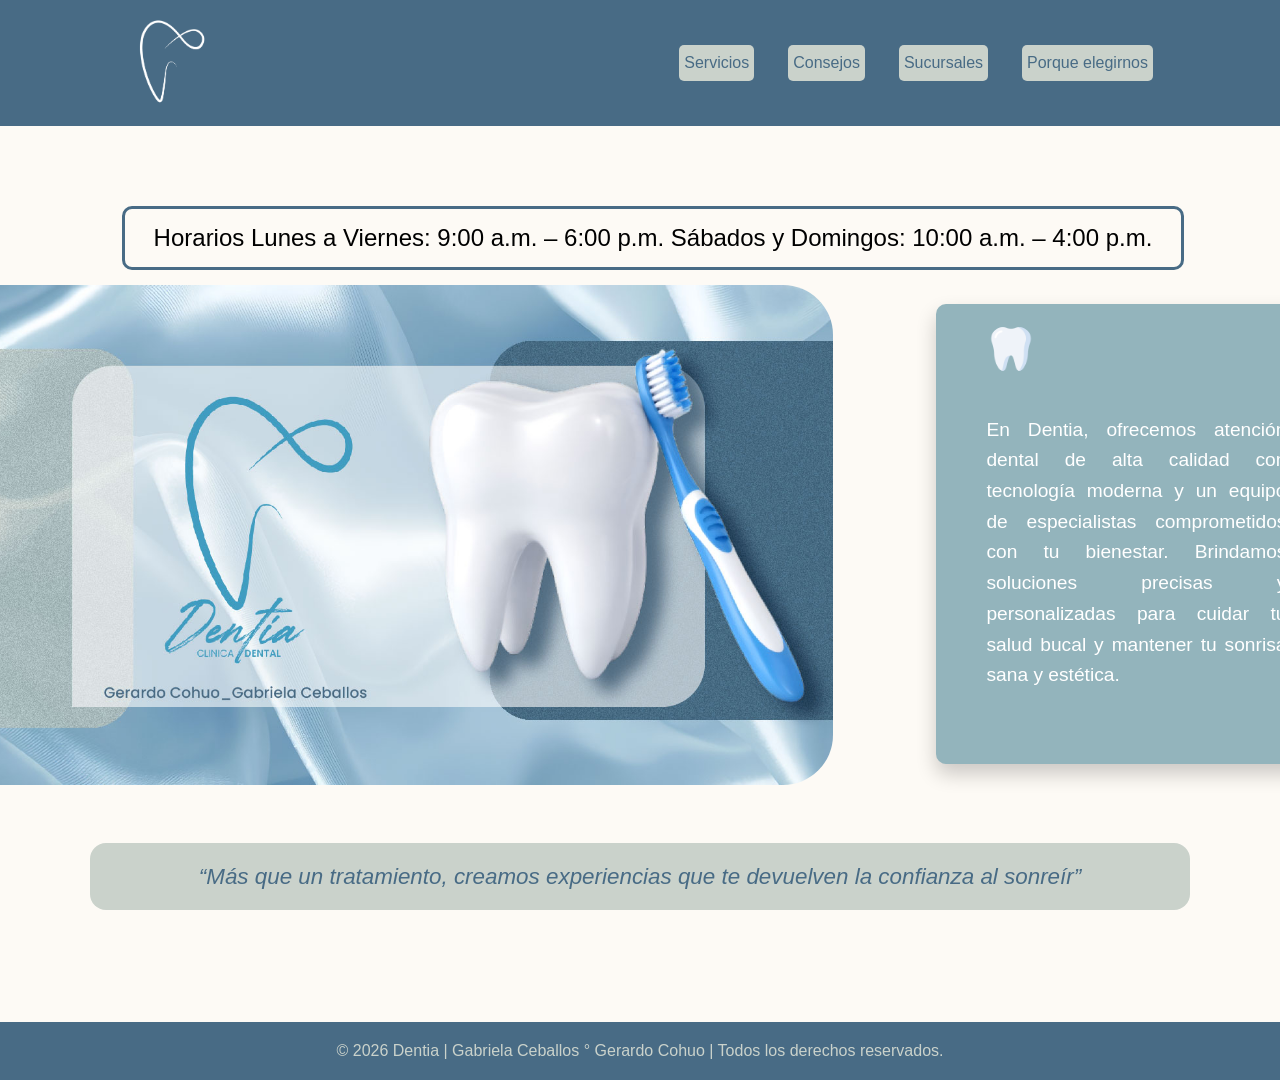
<file: index.html>
<!DOCTYPE html>
<html lang="en">
<head>
    <meta charset="UTF-8">
    <meta name="viewport" content="width=device-width, initial-scale=1.0">
    <title>Dentia</title>
    <link rel="stylesheet" href="style.css">
    <link rel="icon" href="img/logo en azul principal.png" type="image/png">

</head>
<body>
    <header>
       <nav>
            <img src="img/logo blancoc.png" class="logo" alt="logotipodentia">
            <ul>
                <li><a href="servicios.html">Servicios</a></li>
                <li><a href="consejos.html">Consejos</a></li>
                <li><a href="sucursales.html"> Sucursales </a></li>
                <li><a href="elegirnos.html"> Porque elegirnos </a> </li>
            </ul>
        </nav>
    </header>
    <main>
        
        
        <section>
            <div class="top">
             Horarios Lunes a Viernes: 9:00 a.m. – 6:00 p.m. Sábados y Domingos: 10:00 a.m. – 4:00 p.m.
            </div>

            <div class="bienbenida">
              <img src="img/banner.jpg" alt="Banner Dentia">
             <p><img src="img/icono.png" class="asterisco" alt="Icono"> <br><br>En Dentia, ofrecemos atención dental de alta calidad con tecnología 
             moderna y un equipo de especialistas comprometidos con tu bienestar. 
             Brindamos soluciones precisas y personalizadas para cuidar tu salud bucal
             y mantener tu sonrisa sana y estética.</p>   
            </div>
        </section>
        <br>
        <section class="slogan">
            “Más que un tratamiento, creamos experiencias que te devuelven la confianza al sonreír”
        </section>
    </main>
  <footer>
    <div class="footer-derechos">
        <p>© 2026 Dentia | Gabriela Ceballos ° Gerardo Cohuo | Todos los derechos reservados.</p>
    </div>
  </footer>
</body>
</html>
</file>
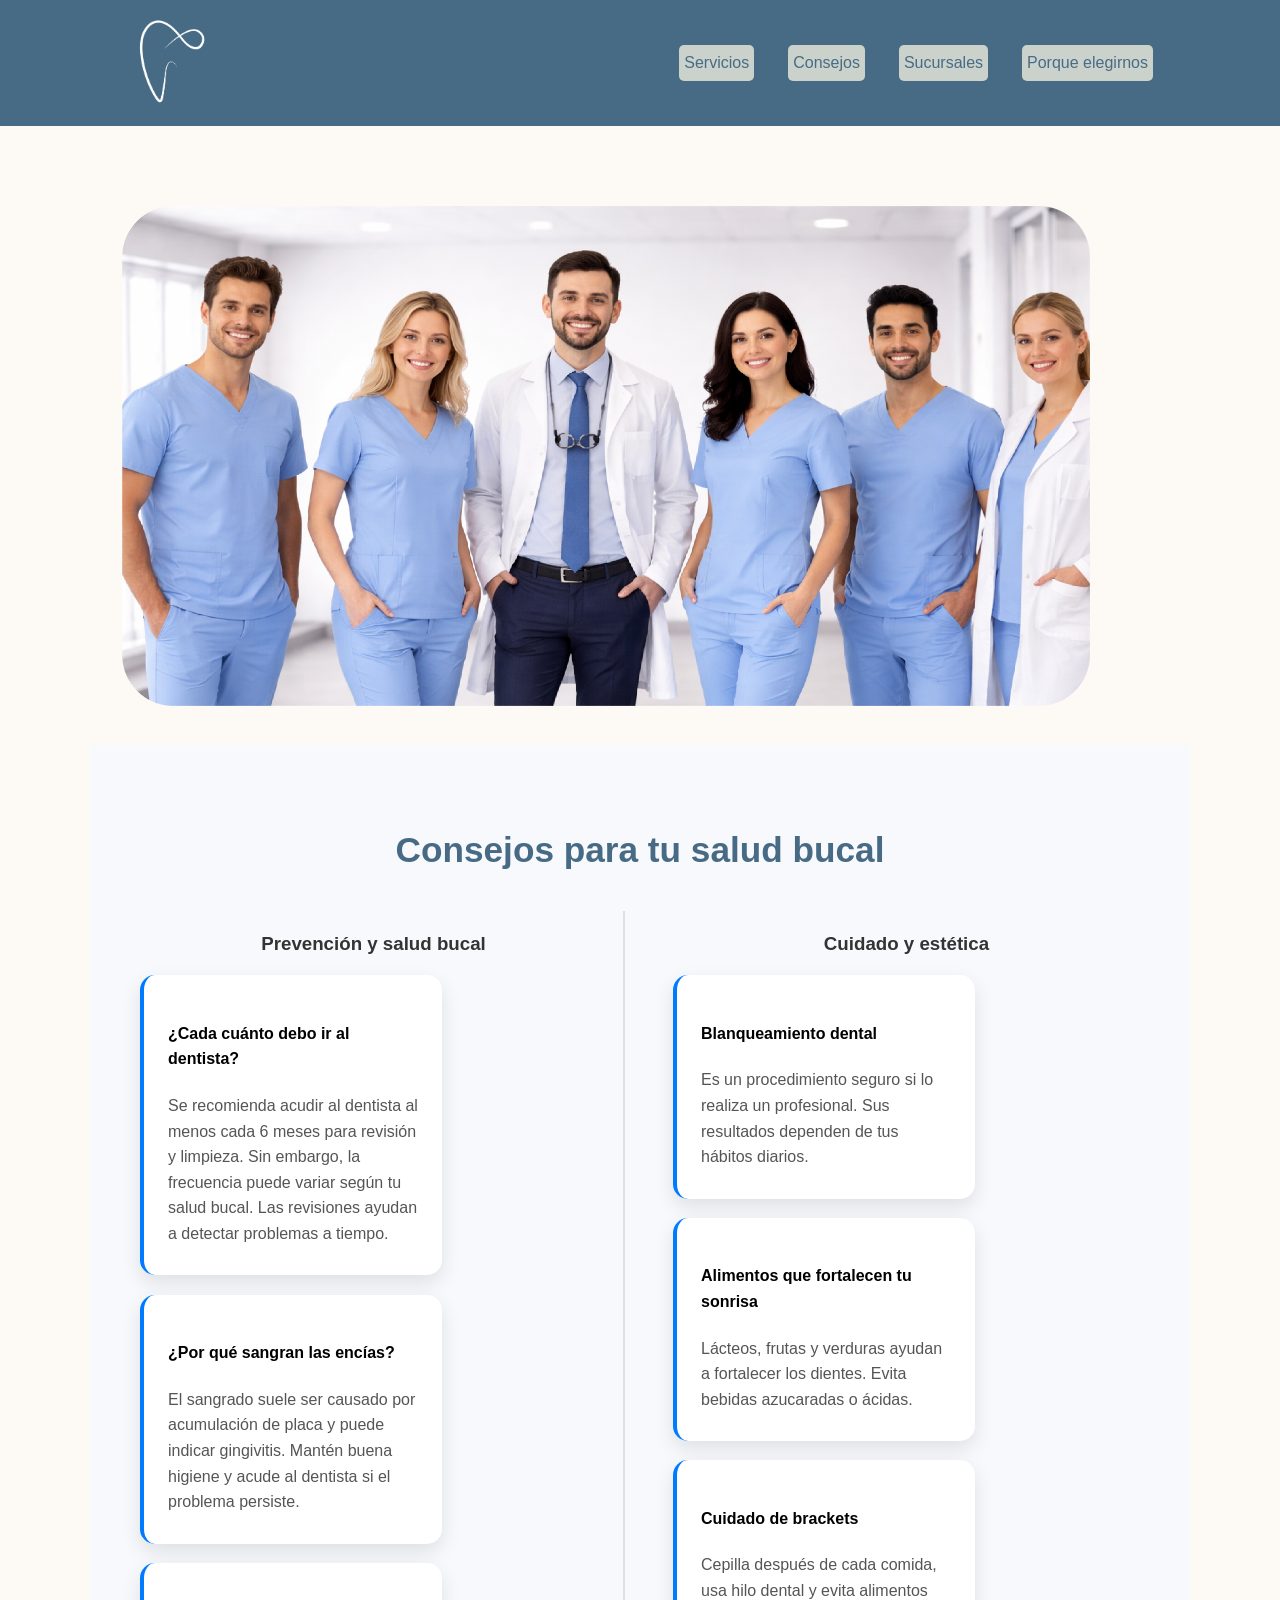
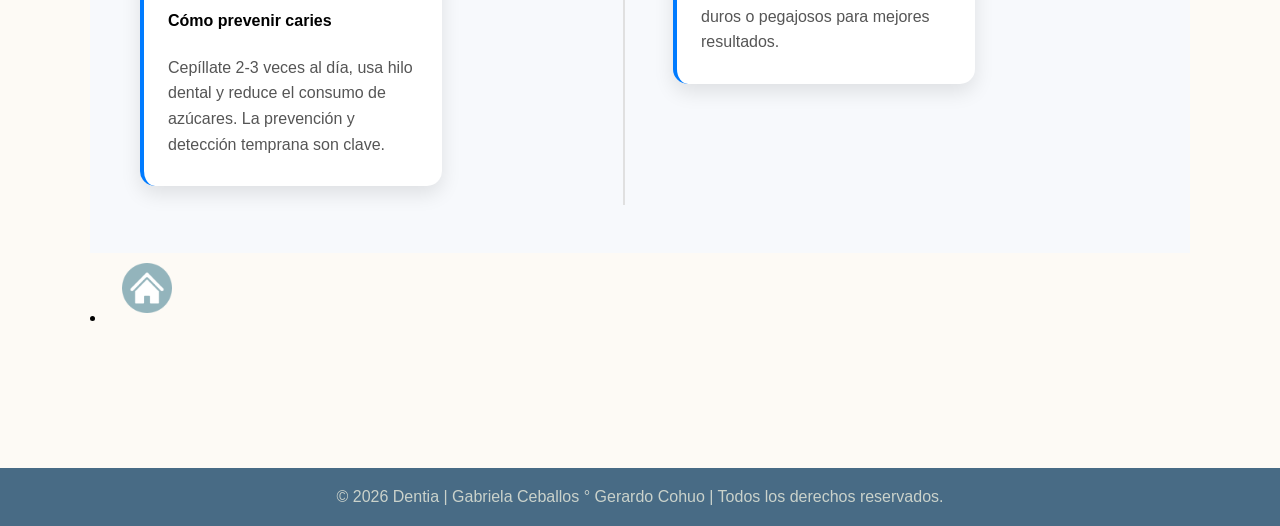
<file: consejos.html>
<!DOCTYPE html>
<html lang="en">
<head>
    <meta charset="UTF-8">
    <meta name="viewport" content="width=device-width, initial-scale=1.0">
    <title>Dentia</title>
    <link rel="stylesheet" href="style.css">
    <link rel="icon" href="img/logo en azul principal.png" type="image/png">
</head>
<body>
    <header>
        <nav>
            <img src="img/logo blancoc.png" class="logo" alt="logotipodentia">
            <ul>
                <li><a href="servicios.html">Servicios</a></li>
                <li><a href="consejos.html">Consejos</a></li>
                <li><a href="sucursales.html"> Sucursales </a></li>
                <li><a href="elegirnos.html"> Porque elegirnos </a> </li>
            </ul>
        </nav>
    </header>
    <main>
        <section class="extra"> 
         <img src="img/principal.png">
        </section>
   <article class="consejos">
  <h2>Consejos para tu salud bucal</h2>

  <div class="contenedor-consejos">

    <!-- Prevención -->
    <div class="bloque">
      <h3>Prevención y salud bucal</h3>

      <div class="card">
        <h4>¿Cada cuánto debo ir al dentista?</h4>
        <p>Se recomienda acudir al dentista al menos cada 6 meses para revisión y limpieza. Sin embargo, la frecuencia puede variar según tu salud bucal. Las revisiones ayudan a detectar problemas a tiempo.</p>
      </div>

      <div class="card">
        <h4>¿Por qué sangran las encías?</h4>
        <p>El sangrado suele ser causado por acumulación de placa y puede indicar gingivitis. Mantén buena higiene y acude al dentista si el problema persiste.</p>
      </div>

      <div class="card">
        <h4>Cómo prevenir caries</h4>
        <p>Cepíllate 2-3 veces al día, usa hilo dental y reduce el consumo de azúcares. La prevención y detección temprana son clave.</p>
      </div>
    </div>

    <!-- Estética -->
    <div class="bloque">
      <h3>Cuidado y estética</h3>

      <div class="card">
        <h4>Blanqueamiento dental</h4>
        <p>Es un procedimiento seguro si lo realiza un profesional. Sus resultados dependen de tus hábitos diarios.</p>
      </div>

      <div class="card">
        <h4>Alimentos que fortalecen tu sonrisa</h4>
        <p>Lácteos, frutas y verduras ayudan a fortalecer los dientes. Evita bebidas azucaradas o ácidas.</p>
      </div>

      <div class="card">
        <h4>Cuidado de brackets</h4>
        <p>Cepilla después de cada comida, usa hilo dental y evita alimentos duros o pegajosos para mejores resultados.</p>
      </div>

    </div>

  </div>
</article>
<li><a href="index.html"><img src="img/casa.png" class="inicio" alt="casa"></a></li>

        <br>
    </main>
   <footer>
    <div class="footer-derechos">
        <p>© 2026 Dentia | Gabriela Ceballos ° Gerardo Cohuo | Todos los derechos reservados.</p>
    </div>
  </footer>
</body>
</html>
</file>
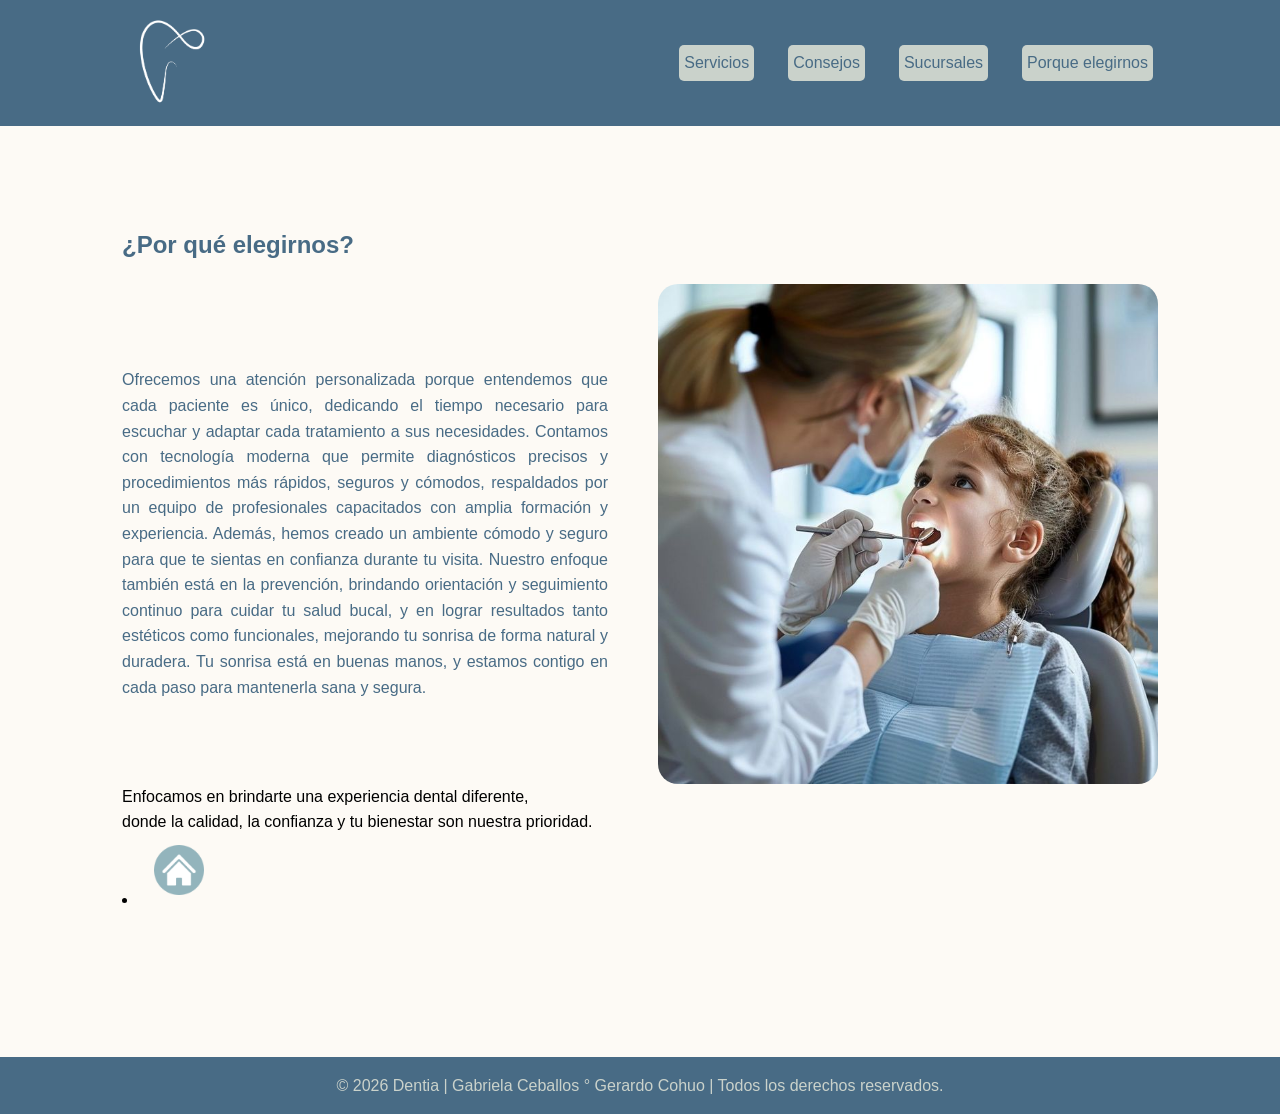
<file: elegirnos.html>
<!DOCTYPE html>
<html lang="en">
<head>
    <meta charset="UTF-8">
    <meta name="viewport" content="width=device-width, initial-scale=1.0">
    <title>Dentia</title>
    <link rel="stylesheet" href="style.css">
    <link rel="icon" href="img/logo en azul principal.png" type="image/png">

</head>
<body>
    <header>
       <nav>
            <img src="img/logo blancoc.png" class="logo" alt="logotipodentia">
            <ul>
                <li><a href="servicios.html">Servicios</a></li>
                <li><a href="consejos.html">Consejos</a></li>
                <li><a href="sucursales.html"> Sucursales </a></li>
                <li><a href="elegirnos.html"> Porque elegirnos </a> </li>
                
            </ul>
        </nav>
    </header>
    <main>
        <section>
            <artice>
                   <h2>¿Por qué elegirnos?</h2>
             <div class="info">
              <p>Ofrecemos una atención personalizada porque entendemos que cada
              paciente es único, dedicando el tiempo necesario para escuchar
              y adaptar cada tratamiento a sus necesidades. Contamos con 
              tecnología moderna que permite diagnósticos precisos y 
              procedimientos más rápidos, seguros y cómodos, respaldados
              por un equipo de profesionales capacitados con amplia formación 
              y experiencia. Además, hemos creado un ambiente cómodo y seguro 
              para que te sientas en confianza durante tu visita. Nuestro 
              enfoque también está en la prevención, brindando orientación 
              y seguimiento continuo para cuidar tu salud bucal, y en lograr 
              resultados tanto estéticos como funcionales, mejorando tu sonrisa
              de forma natural y duradera. Tu sonrisa está en buenas manos, y
              estamos contigo en cada paso para mantenerla sana y segura.</p>
              <img src="img/cuadro.jpeg">
             </div>
            </artice>

            <article>
             <div class="extra">
             Enfocamos en brindarte una experiencia dental diferente,<br> 
             donde la calidad, la confianza y tu bienestar son nuestra 
             prioridad.
             </div>
            </article>
         
            <li><a href="index.html"><img src="img/casa.png" class="inicio" alt="casa"></a></li>
        </section>
    </main>
   <footer>
    <div class="footer-derechos">
        <p>© 2026 Dentia | Gabriela Ceballos ° Gerardo Cohuo | Todos los derechos reservados.</p>
    </div>
  </footer>
</body>
</html>
</file>
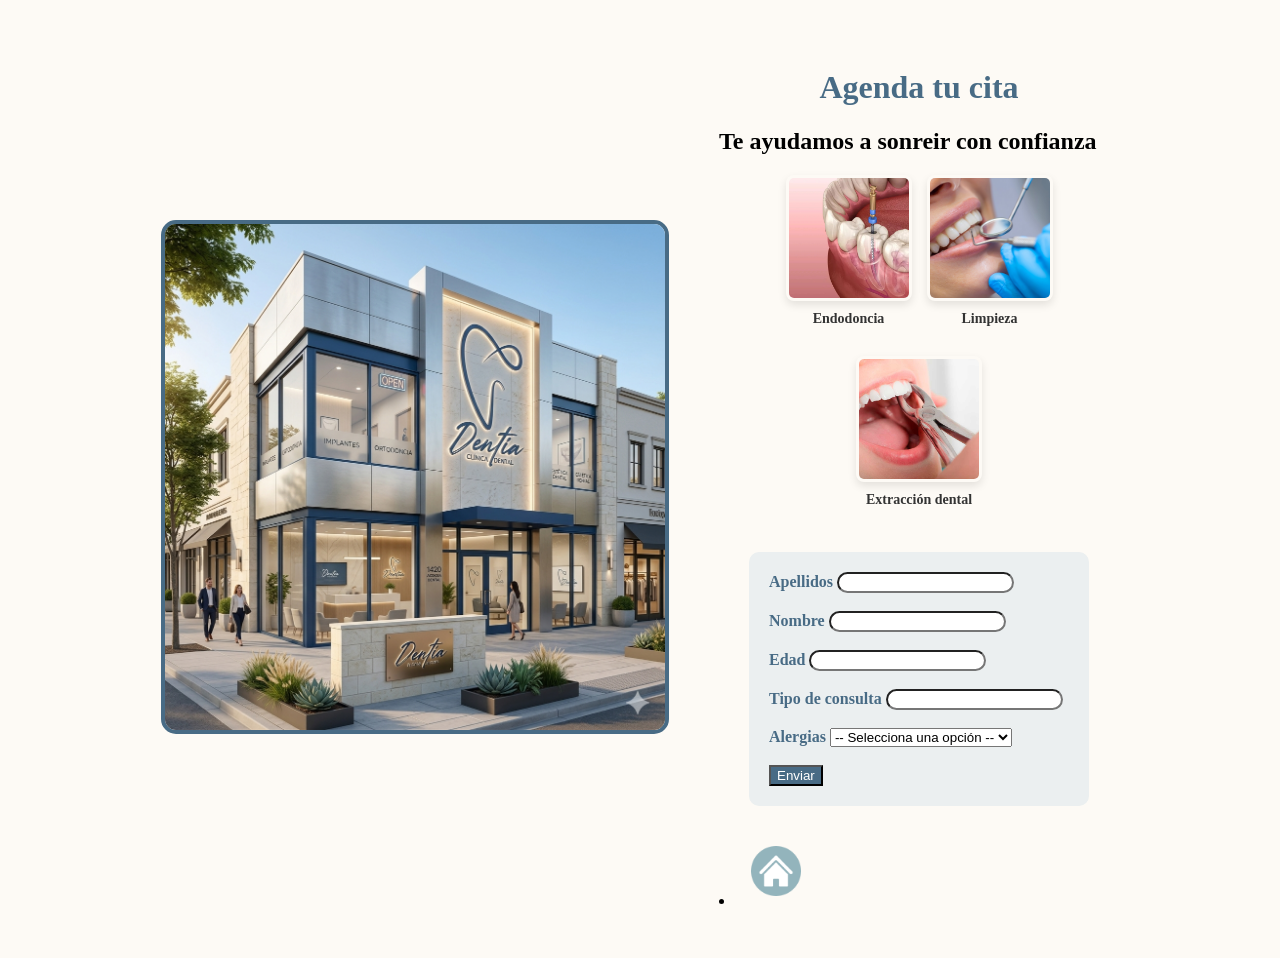
<file: formulatio.html>
<!DOCTYPE html>
<html lang="en">
<head>
    <meta charset="UTF-8">
    <meta name="viewport" content="width=device-width, initial-scale=1.0">
    <title>Citas</title>

    <style>
        h1{
            text-align: center;
            color:#486b85;
        }

        form{
            border: 1px;
            padding: 20px;
            border-radius: 10px;
            margin: 30px auto;
            width: 300px;
            background-color: #ebeff0;
        }

        label {
            font-weight: bold;
            color: #486b85;
        }

        input {
            border-radius: 15px;
        }

        button {
            background-color: #486b85;
            color: white;
        }

        .mensaje{
            text-align: center;
            color: #486b85;
        }

        body {
            background-color: #fdfaf5;
        }

        .TENIS {
            display: flex;
            gap: 15px;
            justify-content: center;
            flex-wrap: wrap;
        }

        .TENI {
            display: flex;
            flex-direction: column;
            align-items: center;
            cursor: pointer;
            transition: all 0.3s ease;
        }

        .TENI img {
            width: 120px;
            height: 120px;
            object-fit: cover;
            border-radius: 8px;
            border: 3px solid transparent;
            box-shadow: 0 4px 8px rgba(0, 0, 0, 0.1);
        }

        .TENI img:hover {
            border-color: #ff9966;
            transform: scale(1.05);
        }

        .TENI p {
            margin-top: 10px;
            font-weight: bold;
            color: #333;
            font-size: 14px;
        }

        .inicio {
    width: 50px;
    height: 50px;
    list-style: none;
    padding: 10px;
}

        .main-wrapper {
    display: flex;
    align-items: center; /* centra vertical */
    justify-content: center;
    gap: 50px;
    padding: 40px;
    flex-wrap: wrap; /* para responsive */
}

/* IZQUIERDA (imagen) */
.izquierda img {
    width: 500px;
    max-width: 100%;
    border-radius: 15px;
    border: 4px solid #486b85;
}

/* DERECHA (formulario + contenido) */
.derecha {
    max-width: 400px;
}
    </style>
</head>
<body>

    <div class="main-wrapper">

        <div class="izquierda">
            <img src="img/iamgen de direccion 2.png" alt=Plato principal">
        </div>


        <div class="derecha">
            <h1>Agenda tu cita</h1>
            <h2>Te ayudamos a sonreir con confianza</h2>

            <div class="TENIS">
                <div class="TENI">
                    <img src="img/endodoncia.jpg" alt="Potaje de lentejas" onclick="cambiarProducto('Potaje de lentejas')">
                    <p>Endodoncia</p>
                </div>
                <div class="TENI">
                    <img src="img/limpieza profesional.jpg" alt="Pozole" onclick="cambiarProducto('Pozole')">
                    <p>Limpieza</p>
                </div>
                <div class="TENI">
                    <img src="img/extraccion-dental.jpg" alt="Frijol con puerco" onclick="cambiarProducto('Frijol con puerco')">
                    <p>Extracción dental</p>
                </div>
            </div>

    <form id="Formulario">
        <label>Apellidos</label>
        <input type="text" id="apellidos" required><br><br>

        <label>Nombre</label>
        <input type="text" id="nombre" required><br><br>

        <label>Edad</label>
        <input type="text" id="edad" required><br><br>

        <label>Tipo de consulta</label>
        <input type="text" id="problema" required><br><br>

        <label for="alergias">Alergias</label>
        <select id="alergias" name="alergias" required>
            <option value="">-- Selecciona una opción --</option>
            <option value="ibuprofeno">Ibuprofeno</option>
            <option value="aspirina">Aspirina</option>
            <option value="penicilina">Penicilina</option>
            <option value="amoxicilina">Amoxicilina</option>
            <option value="ninguna">Ninguna</option>
        </select>

        <br><br>
        <button type="submit">Enviar</button>
    </form>
<p class="mensaje" id="mensaje"></p>

<script>
    const url = "https://script.google.com/macros/s/AKfycbxFDZp5Mno4rv70UQGEz8X5IH-YwYdARthsivIyZuw7ESbeso3bZg7BsUBhIF197cDn/exec"
    document.getElementById("Formulario")
    .addEventListener("submit", function(e){

        e.preventDefault();

        const datos = {
            apellidos:document.getElementById("apellidos").value,
            nombre:document.getElementById("nombre").value,
            edad:document.getElementById("edad").value,
            problema:document.getElementById("problema").value,
            alergias:document.getElementById("alergias").value,
        };
        
        fetch(url, {
            method: "POST",
            body: JSON.stringify(datos)
        })
        .then(res => res.json())
        .then(data => {
            document.getElementById("mensaje").innerHTML =
            "Datos guardados correctamente";
            document.getElementById("Formulario").reset();
        })
        .catch(error => {
            document.getElementById("mensaje").innerHTML =
            "Error al guardar";
        });
    });

</script>
 <li><a href="index.html"><img src="img/casa.png" class="inicio" alt="casa"></a></li>
</body>
</html>
</file>
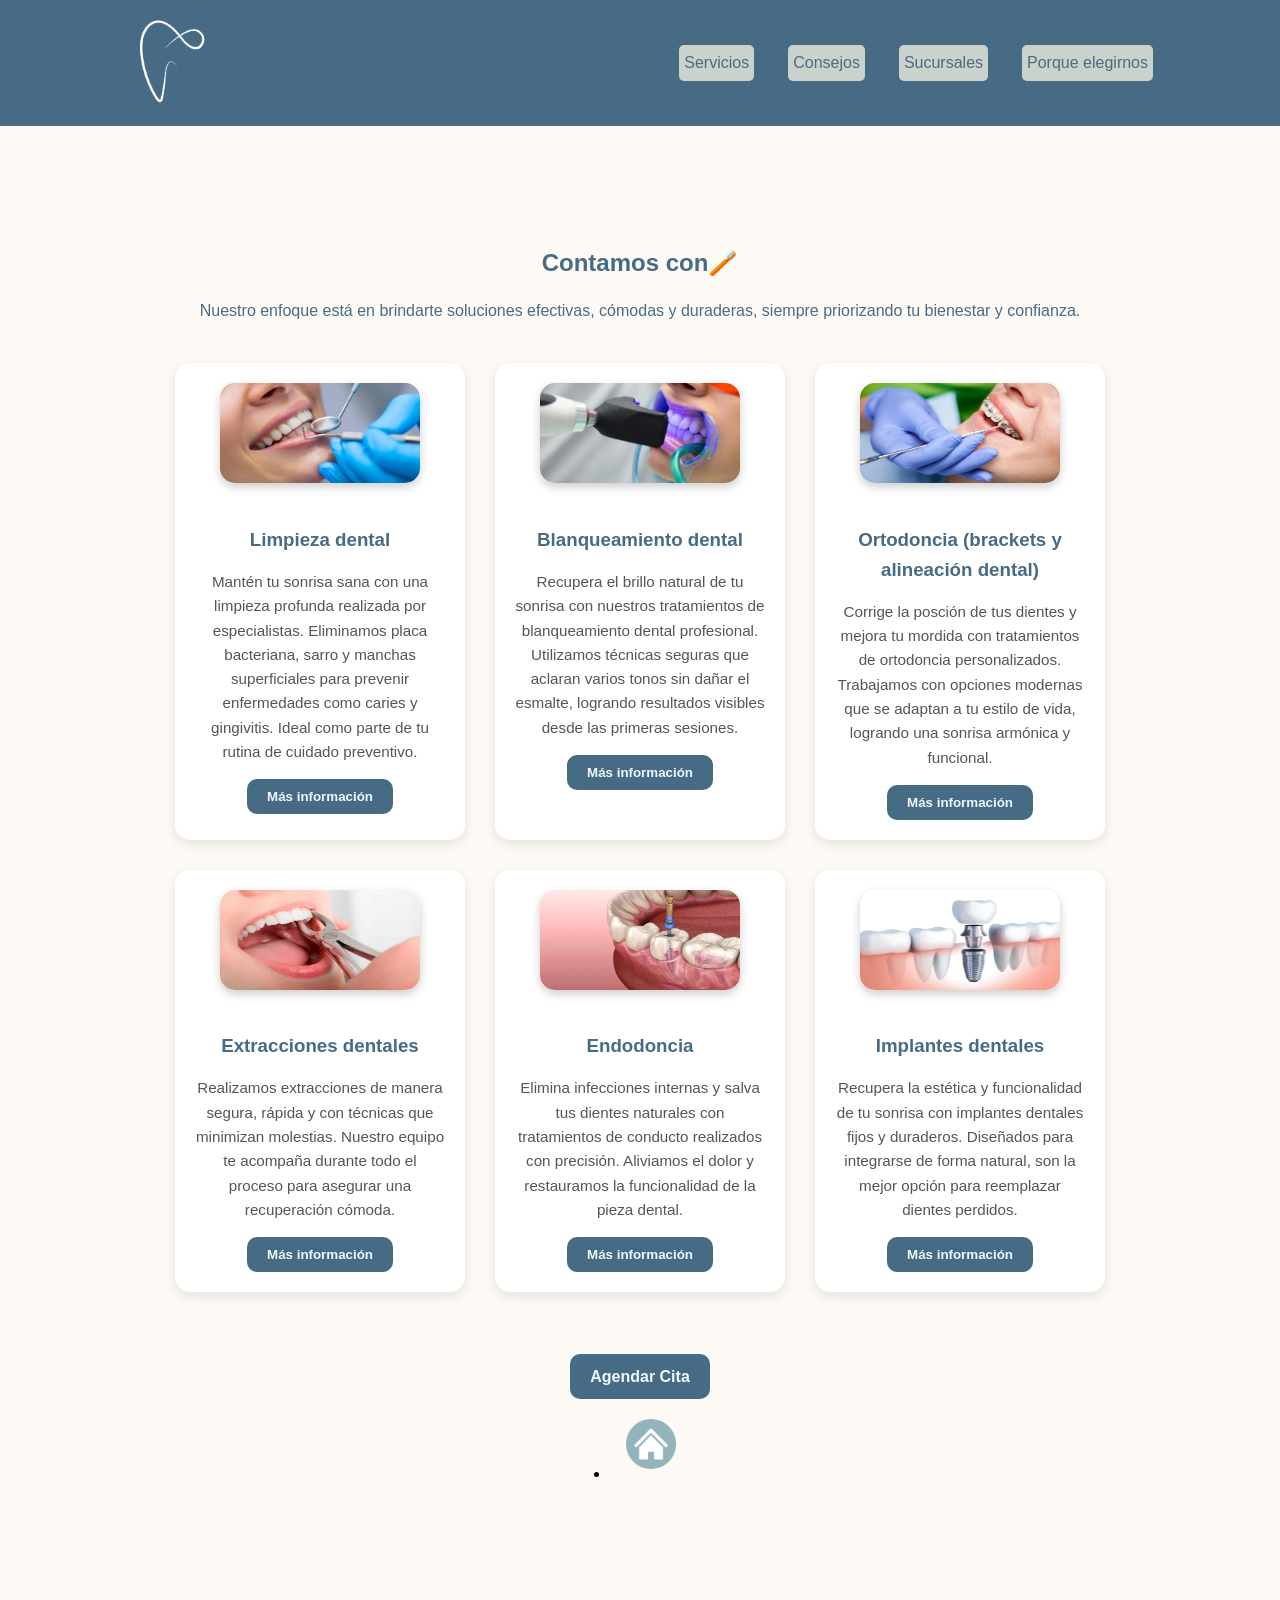
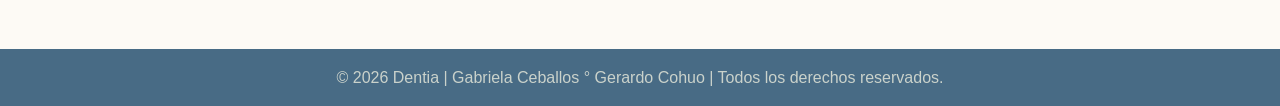
<file: servicios.html>
<!DOCTYPE html>
<html lang="en">
<head>
    <meta charset="UTF-8">
    <meta name="viewport" content="width=device-width, initial-scale=1.0">
    <title>Dentia</title>
    <link rel="stylesheet" href="style.css">
    <link rel="icon" href="img/logo en azul principal.png" type="image/png">
</head>
<body>
    <header>
       <nav>
            <img src="img/logo blancoc.png" class="logo" alt="logotipodentia">
            <ul>
                <li><a href="servicios.html">Servicios</a></li>
                <li><a href="consejos.html">Consejos</a></li>
                <li><a href="sucursales.html"> Sucursales </a></li>
                <li><a href="elegirnos.html"> Porque elegirnos </a> </li>
            </ul>
        </nav>
    </header>
    <main>
      <section class="tienda" id="tienda">
    <h2> Contamos con🪥</h2>
    <p>Nuestro enfoque está en brindarte soluciones efectivas, cómodas y duraderas, siempre priorizando tu bienestar y confianza.</p>

    <div class="productos">

        <!-- Servicio 1 -->
        <div class="producto">
            <img src="img/limpieza profesional.jpg" alt="Café Espresso">
            <h3>Limpieza dental</h3>
            <p> Mantén tu sonrisa sana con una limpieza profunda realizada por especialistas. 
            Eliminamos placa bacteriana, sarro y manchas superficiales para prevenir 
            enfermedades como caries y gingivitis. Ideal como parte de tu rutina de cuidado preventivo. </p>
            <button>Más información</button>
        </div>

        <!-- Servicio 2 -->
        <div class="producto">
            <img src="img/blanquiamiento dental.jpg" alt="Café Latte">
            <h3>Blanqueamiento dental</h3>
            <p>Recupera el brillo natural de tu sonrisa con nuestros tratamientos de 
            blanqueamiento dental profesional. Utilizamos técnicas seguras que 
            aclaran varios tonos sin dañar el esmalte, logrando resultados visibles 
            desde las primeras sesiones.</p>
            <button>Más información</button>
        </div>

        <!-- servicio 3 -->
        <div class="producto">
            <img src="img/ortodoncia.jpg" alt="Café Mocha">
            <h3>Ortodoncia (brackets y alineación dental)</h3>
            <p>Corrige la posción de tus dientes y mejora tu mordida con 
            tratamientos de ortodoncia personalizados. Trabajamos con opciones 
            modernas que se adaptan a tu estilo de vida, logrando una sonrisa armónica y funcional.</p>
            <button>Más información</button>
        </div>

        <!-- Servicio 4 -->
        <div class="producto">
            <img src="img/extraccion-dental.jpg" alt="Cheesecake">
            <h3>Extracciones dentales</h3>
            <p>Realizamos extracciones de manera segura, rápida y con técnicas 
            que minimizan molestias. Nuestro equipo te acompaña durante todo 
            el proceso para asegurar una recuperación cómoda.</p>
            <button>Más información</button>
        </div>

        <!-- Servicio 5 -->
        <div class="producto">
            <img src="img/endodoncia.jpg" alt="Brownie">
            <h3>Endodoncia</h3>
            <p>Elimina infecciones internas y salva tus dientes naturales con 
            tratamientos de conducto realizados con precisión. Aliviamos el dolor 
            y restauramos la funcionalidad de la pieza dental.</p>
            <button>Más información</button>
        </div>

         <!-- Postre 3 -->
        <div class="producto">
            <img src="img/implante dental.jpg" alt="Tarta de Frutas">
            <h3>Implantes dentales</h3>
            <p>Recupera la estética y funcionalidad de tu sonrisa con implantes 
            dentales fijos y duraderos. Diseñados para integrarse de forma natural, 
            son la mejor opción para reemplazar dientes perdidos.</p>
            <button>Más información</button>
        </div>

    </div>
    <br><br>

    <div class="botones">
        <a href="formulatio.html"> Agendar Cita </a>
    </div>

     <li><a href="index.html"><img src="img/casa.png" class="inicio" alt="casa"></a></li>
</section>
</head>
<body>
    </main>
  <footer>
    <div class="footer-derechos">
        <p>© 2026 Dentia | Gabriela Ceballos ° Gerardo Cohuo | Todos los derechos reservados.</p>
    </div>
  </footer>
</body>
</html>
</file>
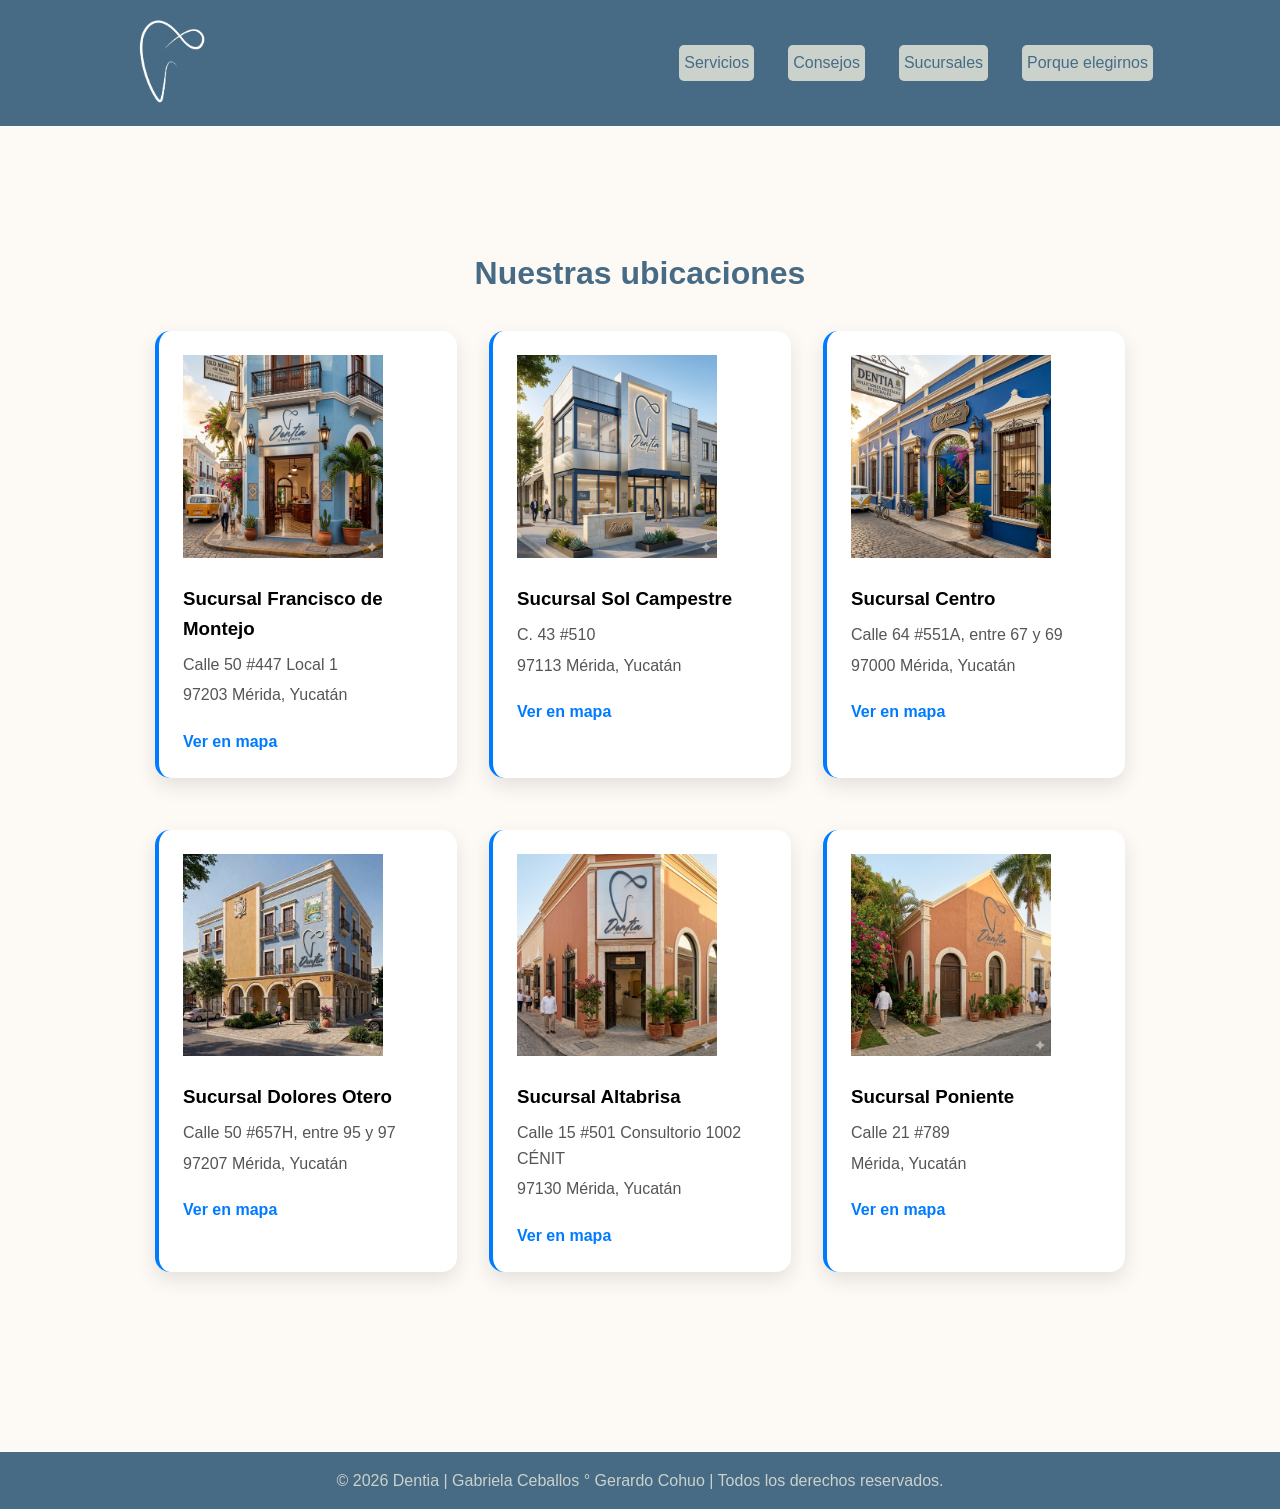
<file: sucursales.html>
<!DOCTYPE html>
<html lang="en">
<head>
    <meta charset="UTF-8">
    <meta name="viewport" content="width=device-width, initial-scale=1.0">
    <title>Dentia</title>
    <link rel="stylesheet" href="style.css">
    <link rel="icon" href="img/logo en azul principal.png" type="image/png">

</head>
<body>
    <header>
       <nav>
            <img src="img/logo blancoc.png" class="logo" alt="logotipodentia">
            <ul>
                <li><a href="servicios.html">Servicios</a></li>
                <li><a href="consejos.html">Consejos</a></li>
                <li><a href="sucursales.html"> Sucursales </a></li>
                <li><a href="elegirnos.html"> Porque elegirnos </a> </li>
                
            </ul>
        </nav>
    </header>
    <main>
        <section class="direcciones">
  <h2>Nuestras ubicaciones</h2>

  <div class="contenedor-direcciones">
    
    <div class="card">
      <img src="img/imagen de direccion 1.png">
      <h3>Sucursal Francisco de Montejo</h3>
      <p>Calle 50 #447 Local 1</p>
      <p>97203 Mérida, Yucatán</p>
      <a href="#">Ver en mapa</a>
    </div>

    <div class="card">
      <img src="img/iamgen de direccion 2.png" alt="Imagen de la sucursal Sol Campestre">
      <h3>Sucursal Sol Campestre</h3>
      <p>C. 43 #510</p>
      <p>97113 Mérida, Yucatán</p>
      <a href="#">Ver en mapa</a>
    </div>

    <div class="card">
      <img src="img/imagenn de direccion 3.png" alt="Imagen de la sucursal Centro">
      <h3>Sucursal Centro</h3>
      <p>Calle 64 #551A, entre 67 y 69</p>
      <p>97000 Mérida, Yucatán</p>
      <a href="#">Ver en mapa</a>
    </div>

    <div class="card">
      <img src="img/imagen de direccion 4.png">
      <h3>Sucursal Dolores Otero</h3>
      <p>Calle 50 #657H, entre 95 y 97</p>
      <p>97207 Mérida, Yucatán</p>
      <a href="#">Ver en mapa</a>
    </div>

    <div class="card">
      <img src="img/imagen de direccion 5.png">
      <h3>Sucursal Altabrisa</h3>
      <p>Calle 15 #501 Consultorio 1002 CÉNIT</p>
      <p>97130 Mérida, Yucatán</p>
      <a href="#">Ver en mapa</a>
    </div>

    <div class="card">
      <img src="img/imagen de direccion 6.png">
      <h3>Sucursal Poniente</h3>
      <p>Calle 21 #789</p>
      <p>Mérida, Yucatán</p>
      <a href="#">Ver en mapa</a>
    </div>

  </div>
</section>
    </main>
   <footer>
    <div class="footer-derechos">
        <p>© 2026 Dentia | Gabriela Ceballos ° Gerardo Cohuo | Todos los derechos reservados.</p>
    </div>
  </footer>
</body>
</html>
</file>
<file: style.css>
botones/* RESET BÁSICO */
* {
    margin: 0;
    padding: 0;
    box-sizing: border-box;
}

/* COLORES BASE */
:root {
    --crema: #fdfaf5;
    --gris-verdoso-claro: #cad2cb;
    --gris-azulado-oscuro: #486b85;
    --gris-azulado-claro: #93b4bc;
}

html, body {
    margin: 0;
    padding: 0;
    width: 100%;
    min-height: 100%;
    background-color: var(--crema);
}

/* ESTILOS GENERALES */
body {
    font-family: 'Segoe UI', sans-serif;
    background-color: var(--crema);
    color: var(--cafe-oscuro);
    line-height: 1.6;
    margin: 0;
    padding: 0;
    width: 100%;
    min-height: 100%;
}

/* ---------------- HEADER ---------------- */
header {
    width: 100%;
    background-color: var(--gris-azulado-oscuro);
}

header, footer {
    width: 100%;
    background-color: var(--gris-azulado-oscuro);
}

.consejos {
  text-align: center;
}

.consejos h2 {
  font-size: 2.2rem;
  margin-bottom: 2rem;
}

.contenedor-consejos {
  display: flex;
  gap: 2rem;
  justify-content: center;
  flex-wrap: wrap;
}

/* Bloques (categorías) */
.bloque {
  max-width: 500px;
  flex: 1;
}

.bloque h3 {
  margin-bottom: 1rem;
  color: #333;
}

.bloque:first-child {
  border-right: 2px solid #e0e0e0;
  padding-right: 1rem;
}

.bloque:last-child {
  padding-left: 1rem;
}

.consejos {
  padding: 3rem 2rem;
  background: #f7f9fc;
  text-align: center;
}

.consejos h2 {
  font-size: 2.2rem;
  margin-bottom: 2rem;
}

/* CONTENEDOR */
.contenedor-consejos {
  display: flex;
  justify-content: space-between; /* 👈 separa izquierda y derecha */
  align-items: flex-start;
  max-width: 1000px;
  margin: 0 auto; /* 👈 centra todo el bloque */
  gap: 2rem;
}

/* CARDS */
.card {
  background: #ffffff;
  padding: 1.3rem;
  margin-bottom: 1.2rem;
  border-radius: 12px;
  text-align: left;
  box-shadow: 0 6px 15px rgba(0,0,0,0.08);
  border-left: 4px solid #007BFF;
  transition: 0.3s;
  justify-content: center;
}

.card img {
    width: 200px;
    height: auto;
}

.card:hover {
  transform: translateY(-5px);
}

/* 📱 RESPONSIVE */
@media (max-width: 768px) {
  .contenedor-consejos {
    flex-direction: column;
  }

  .bloque {
    width: 100%;
  }
}

.direcciones {
  padding: 3rem 2rem;
  text-align: center;
}

.direcciones h2 {
  margin-bottom: 2rem;
  font-size: 2rem;
}

.contenedor-direcciones {
  display: flex;
  justify-content: center;
  gap: 2rem;
  flex-wrap: wrap;
}

.card {
  background: #ffffff;
  border-radius: 15px;
  padding: 1.5rem;
  width: 250px;
  box-shadow: 0 8px 20px rgba(0,0,0,0.1);
  transition: transform 0.3s ease, box-shadow 0.3s ease;
}

.card h3 {
  margin-bottom: 0.5rem;
}

.card p {
  margin: 0.3rem 0;
  color: #555;
}

.card a {
  display: inline-block;
  margin-top: 1rem;
  text-decoration: none;
  color: #007BFF;
  font-weight: bold;
}

.card:hover {
  transform: translateY(-8px);
  box-shadow: 0 12px 25px rgba(0,0,0,0.15);
}

.logo {
    width: 100px;
    height: 100px;
}

nav {
    width: 100%;
    max-width: 1100px;
    margin: 0 auto;
    padding: 0.8rem 2rem;
    display: flex;
    justify-content: space-between;
    align-items: center;
    box-sizing: border-box;
}

nav h1 {
    color: var(--gris-verdoso-claro);
    font-size: 1.8rem;
}

nav li {
    background-color: var(--gris-verdoso-claro);
    border-radius: 5px;
    transition: background 0.3;
    font-weight: normal;
    margin: 5px;
    padding: 5px;
}

nav ul {
    list-style: none;
    display: flex;
    gap: 1.5rem;
}

nav a {
    color: var(--gris-azulado-oscuro);
    text-decoration: none;
    font-weight: 500;
}

nav li:hover{
    background-color:aliceblue;
}

section img {
    width: auto;
    height: 500px;
}

.botones {
    color: var(--gris-verdoso-claro);
    border-radius: 5px;
    padding: 5px;
    margin: 5px;
    list-style: none;
}

.botones a {
    background-color: var(--gris-azulado-oscuro);
    color: aliceblue;
    border: none;
    padding: 10px 20px;
    border-radius: 10px;
    cursor: pointer;
    font-weight: bold;
    transition: background-color 0.3s;
    text-decoration: none;
    display: inline-block;
}

.botones a:hover {
    background-color: var(--gris-azulado-claro);
}

/* ---------------- MAIN ---------------- */
main {
    max-width: 1100px;
    margin: auto;
    padding: 3rem 2rem;
}

/* SECCIÓN BIENVENIDA */

section {
  padding: 2rem;
  margin: 0 auto;
}

.top {
  padding: 10px;
  border: solid var(--gris-azulado-oscuro);
  border-radius: 10px;
  width: 100%;
  margin-bottom: 15px;
  text-align: center;
  font-size: 1.5rem;
  justify-content: left;
}

.bienbenida {
    color: var(--gris-azulado-oscuro);
    font-weight: 500;
    font-size: 1.2rem;
    text-align: justify;
    text-justify: inter-word;
    display: flex;
    max-width: 100%;
    gap: 10%;
    justify-content: center;
}

.bienbenida p {
    width: 300px;
    height: 420px;
    background: var(--gris-azulado-claro);
    align-items: center;
    justify-content: center;
    padding: 20px 50px;
    box-shadow: 0 10px 20px rgba(0,0,0,0.2);
    flex-shrink: 0;
    border-radius: 10px;
    color: white;
}

.asterisco {
    width: 50px;
    height: 50px;
}

.inicio {
    width: 50px;
    height: 50px;
    list-style: none;
    padding: 10px;
}

.info {
  display: flex;
  align-items: center; /* centra vertical */
  gap: 50px; /* espacio entre texto e imagen */
  color:var(--gris-azulado-oscuro);
  font-weight: 500;
  text-align: justify;
}

h2 {
    color:var(--gris-azulado-oscuro);
}

/* TEXTO */
.info p {
  flex: 1;
}

/* IMAGEN */
.info img {
  flex: 1;
  max-width: 100%;
  border-radius: 20px;
}


.bienbenida img {
    border-radius: 50px;
}

/* SECCIÓN SLOGAN */
.slogan {
    padding: 1rem;
    text-align: center;
    background-color: var(--gris-verdoso-claro);
    color: var(--gris-azulado-oscuro);
    font-size: 1.4rem;
    font-style: italic;
    border-radius: 16px;
    font-weight:500;
}

.collage {
    display: grid;
    grid-template-columns: repeat(2, 1fr); /* 2 columnas */
    gap: 10px; /* espacio entre imágenes */
    max-width: 600px;
    margin: auto;
}

.collage img {
    width: 100%;
    height: 200px;
    object-fit: cover;
    border-radius: 12px;
}

.imagen-seciton {
    display: block;
    margin: 0 auto;        /* centra horizontalmente */
    width: 60%;            /* ajusta el tamaño */
    border-radius: 20px;   /* bordes redondeados */
}

.nosotros p{
    color: var(--gris-azulado-oscuro);
    font-weight: 500;
    padding: 2rem;
    font-size: 1.3rem;
    text-align: justify;
    text-justify: inter-word;
}

.columna h3 {
    margin-bottom: 1rem;
    color: var(--gris-azulado-oscuro);
}

.columna p {
    margin-bottom: 0.8rem;
    line-height: 1.5;
    text-align: justify;
    text-justify: inter-word;
    color: var(--gris-azulado-oscuro);
}

.servicios {
    text-align: center; /* Centra el texto de h2 y p */
    padding: 50px 20px; /* Espaciado alrededor */
    background-color: #f9f5f1; /* Color de fondo suave opcional */
}

.servicio img {
    width: 50%; 
    height: auto; /* Mantener proporción */
    border-radius: 15px; /* Bordes redondeados */
    box-shadow: 0 4px 10px rgba(0, 0, 0, 0.2); /* Sombra */
    margin-top: 15px;
}

.sucursales {
    text-align: center; /* Centra el texto de h2 y p */
    padding: 50px 20px; /* Espaciado alrededor */
    background-color: #f9f5f1; /* Color de fondo suave opcional */
}

.sucursales img {
    width: 50%; 
    height: auto; /* Mantener proporción */
    border-radius: 15px; /* Bordes redondeados */
    box-shadow: 0 4px 10px rgba(0, 0, 0, 0.2); /* Sombra */
    margin-top: 15px;
}

.tienda {
    text-align: center;
    padding: 50px 20px;
    background-color: #fdfaf5;
}

.tienda h2 {
    margin-bottom: 15px;
    color: var(--gris-azulado-oscuro);
}

.tienda p {
    margin-bottom: 40px;
    color: var(--gris-azulado-oscuro);
    font-weight: 400;
}

.productos {
    display: flex;
    flex-wrap: wrap;
    justify-content: center;
    gap: 30px;
}

.producto {
    background-color: #fff;
    border-radius: 15px;
    box-shadow: 0 4px 12px rgba(0,0,0,0.1);
    padding: 20px;
    max-width: 250px;
    text-align: center;
    transition: transform 0.3s;
}

.producto:hover {
    transform: translateY(-5px);
}

.producto img {
    width: 200px;
    height: 100px;
    border-radius: 15px;
    box-shadow: 0 4px 10px rgba(0,0,0,0.2);
    margin-bottom: 15px;
}

.producto h3 {
    margin-bottom: 10px;
    color: var(--gris-azulado-oscuro);
}

.producto p {
    font-size: 0.95rem;
    color: #555;
    margin-bottom: 15px;
}

.producto button {
    background-color: var(--gris-azulado-oscuro);
    color: aliceblue;
    border: none;
    padding: 10px 20px;
    border-radius: 10px;
    cursor: pointer;
    font-weight: bold;
    transition: background-color 0.3s;
}

.producto button:hover {
    background-color: var(--gris-azulado-claro);
}

.botones a {
    background-color: var(--gris-azulado-oscuro);
    color: aliceblue;
    border: none;
    padding: 10px 20px;
    border-radius: 10px;
    cursor: pointer;
    font-weight: bold;
    transition: background-color 0.3s;
    text-decoration: none;
    display: inline-block;
}

.botones a:hover {
    background-color: var(--gris-azulado-claro);
}

/* ---------------- FOOTER ---------------- */

footer {
    width: 100%;
    background-color: var(--gris-azulado-oscuro);
}

footer {
    background-color: var(--gris-azulado-oscuro);
    color: var(--gris-verdoso-claro);
    margin-top: 4rem;
}

.footer-info {
    display: flex;
    flex-wrap: wrap;
    justify-content: space-between;
    align-items: center;
    max-width: 1100px;
    margin: 0 auto;
    padding: 1rem 2rem;
    box-sizing: border-box;
}

.footer-derechos {
    text-align: center;
    display: flex;
    justify-content: center;
    align-items: center;
    padding: 0%;
}

.redsocial {
    display: flex;
    align-items: center;
    gap: 0.8rem;   /* espacio entre iconos */
}

.redsocial img {
    width: 40px;   
    height: 40px;
    object-fit: contain;
    display: block;
    filter: brightness(0) invert(1);
}
</file>
